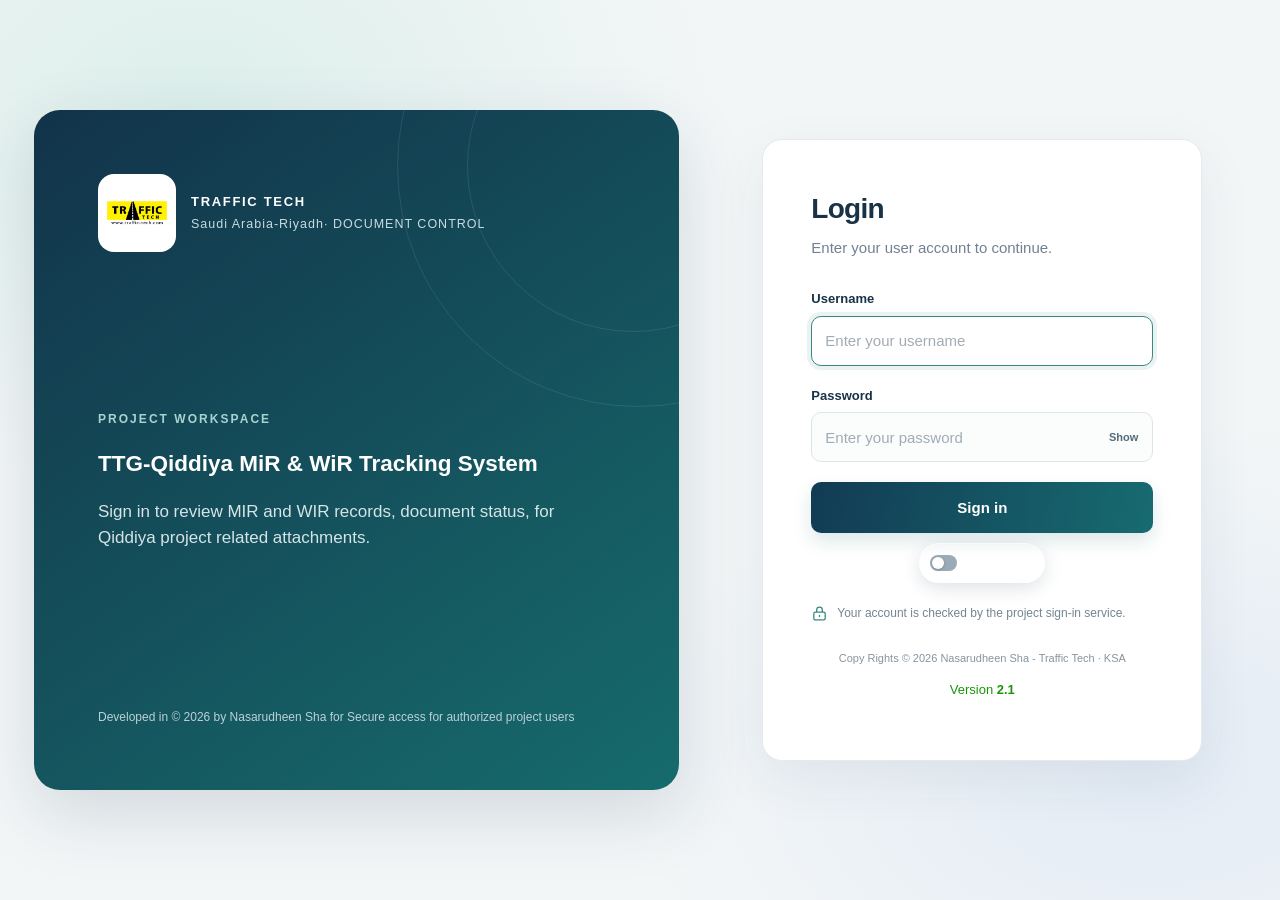
<file: index.html>
<!doctype html>
<html lang="en">
<head>
<meta charset="utf-8">
<meta name="viewport" content="width=device-width, initial-scale=1">
<meta name="color-scheme" content="light">
<title>Traffic Tech | Sign in</title>
<style>
:root{--navy:#12334a;--teal:#155b62;--ink:#183246;--muted:#718092;--line:#dce5e9;--paper:#fff;--red:#9d3443}*{box-sizing:border-box}body{margin:0;min-height:100vh;color:var(--ink);font:15px/1.5 "Segoe UI",Arial,sans-serif;background:radial-gradient(ellipse at 15% 12%,#dcefeb 0,transparent 34%),radial-gradient(ellipse at 90% 85%,#e3ebf5 0,transparent 32%),#f3f6f7}.page{min-height:100vh;display:grid;grid-template-columns:minmax(320px,1.1fr) minmax(360px,.9fr);max-width:1440px;margin:auto;padding:34px;gap:40px;align-items:center}.intro{padding:clamp(20px,5vw,72px);color:white;border-radius:26px;min-height:min(680px,88vh);display:flex;flex-direction:column;justify-content:space-between;background:linear-gradient(145deg,#12334a 0%,#155b62 70%,#167b77 130%);box-shadow:0 24px 70px #12334a25;position:relative;overflow:hidden}.intro:before,.intro:after{content:"";position:absolute;border:1px solid #ffffff18;border-radius:50%;width:480px;height:480px;right:-200px;top:-185px}.intro:after{width:330px;height:330px;right:-120px;top:-110px}.brand{display:flex;align-items:center;gap:15px;position:relative;z-index:1}.brand img{width:78px;height:78px;object-fit:contain;border-radius:16px;background:#fff;padding:8px}.brand strong{display:block;letter-spacing:.13em;font-size:13px}.brand small{color:#c6dcdf;letter-spacing:.08em}.intro-copy{position:relative;z-index:1;max-width:530px;margin:70px 0}.eyebrow{margin:0 0 15px;color:#a9d3d0;font-size:12px;font-weight:700;letter-spacing:.17em;text-transform:uppercase}.intro h1{font-size:clamp(32px,4vw,54px);line-height:1.08;letter-spacing:-.035em;margin:0 0 19px}.intro-copy p:last-child{color:#d5e4e6;font-size:17px;max-width:460px;margin:0}.intro-foot{position:relative;z-index:1;color:#bcd1d5;font-size:12px}.form-side{display:flex;justify-content:center;padding:25px}.login-card{width:min(100%,440px);background:var(--paper);border:1px solid #e4eaed;border-radius:20px;padding:clamp(28px,5vw,48px);box-shadow:0 18px 55px #173b4a12}.mobile-brand{display:none}.form-heading{margin:0 0 7px;font-size:28px;letter-spacing:-.025em}.form-sub{margin:0 0 30px;color:var(--muted)}.field{margin:0 0 20px}.field label{display:block;margin-bottom:7px;font-weight:650;font-size:13px}.input-wrap{position:relative}.field input{width:100%;height:50px;border:1px solid var(--line);border-radius:10px;padding:0 13px;background:#fbfcfc;color:var(--ink);font:inherit;outline:none;transition:border .2s,box-shadow .2s}.field input:focus{border-color:#398883;box-shadow:0 0 0 4px #3988831b;background:white}.field input::placeholder{color:#a1acb5}.password-input{padding-right:62px!important}.show-password{position:absolute;right:8px;top:50%;transform:translateY(-50%);border:0;background:transparent;padding:7px;color:#526b7b;font-family:inherit;font-size:11px;font-weight:600;cursor:pointer}.submit{width:100%;height:51px;border:0;border-radius:10px;background:linear-gradient(100deg,#123b54,#176b70);color:white;font:700 15px "Segoe UI",Arial,sans-serif;cursor:pointer;box-shadow:0 8px 18px #155b6226;transition:transform .15s,box-shadow .15s}.submit:hover{transform:translateY(-1px);box-shadow:0 11px 22px #155b6233}.submit:disabled{opacity:.7;cursor:wait;transform:none}.secure-note{display:flex;gap:9px;align-items:flex-start;margin:21px 0 0;color:#758591;font-size:12px}.secure-note svg{flex:0 0 17px;margin-top:1px;color:#398883}.copyright{margin-top:28px;text-align:center;color:#87949f;font-size:11px}dialog{width:min(390px,calc(100vw - 36px));padding:0;border:1px solid #e6eaed;border-radius:18px;color:var(--ink);box-shadow:0 22px 70px #122a3c38}dialog::backdrop{background:#142c3e80;backdrop-filter:blur(4px)}.popup{padding:29px;text-align:center}.error-icon{width:52px;height:52px;display:grid;place-items:center;margin:0 auto 14px;border-radius:50%;background:#fff0f1;color:var(--red);font-size:25px;font-weight:700}.popup h2{font-size:21px;margin:0 0 8px}.popup p{margin:0 0 22px;color:#6f7c88}.popup button{min-width:112px;height:42px;border:0;border-radius:9px;background:var(--navy);color:white;font:650 13px "Segoe UI",Arial,sans-serif;cursor:pointer}@media(max-width:900px){.page{grid-template-columns:1fr;max-width:560px;padding:20px}.intro{display:none}.form-side{padding:18px 0}.mobile-brand{display:flex;align-items:center;gap:11px;margin:0 0 28px}.mobile-brand img{width:46px;height:46px;object-fit:contain;background:white;border-radius:10px;padding:4px}.mobile-brand b{font-size:12px;letter-spacing:.09em}.mobile-brand small{display:block;color:var(--muted);font-size:11px}.login-card{padding:30px 26px}.copyright{margin-top:22px}}@media(max-width:420px){.page{padding:8px}.form-side{padding:10px 4px}.login-card{padding:27px 21px}.form-heading{font-size:25px}}
</style>
<style>
.submit:hover,.popup button:hover{background:#ffe500;color:#12334a;box-shadow:0 5px 14px #12334a24}.submit:focus-visible,.popup button:focus-visible,.show-password:focus-visible{outline:3px solid #ffe500;outline-offset:3px}
.login-actions{display:flex;align-items:center;gap:11px}.login-actions .submit{width:auto;flex:1}.theme-toggle-login{position:relative;display:inline-flex;align-items:center;justify-content:center;gap:8px;flex:0 0 auto;width:auto;min-width:132px;height:51px;padding:0 12px 0 43px;border:1px solid #d5e0e6;border-radius:10px;background:#f7fafb;color:#274557;font:650 12px "Segoe UI",Arial,sans-serif;box-shadow:none}.theme-toggle-login svg{display:none}.theme-toggle-login:before{content:"";position:absolute;left:10px;top:50%;width:27px;height:16px;transform:translateY(-50%);border-radius:999px;background:#9aabb5;transition:background .18s ease}.theme-toggle-login:after{content:"";position:absolute;left:12px;top:50%;width:12px;height:12px;transform:translateY(-50%);border-radius:50%;background:#fff;box-shadow:0 1px 3px #102e3f40;transition:left .18s ease}.theme-toggle-login[aria-pressed="true"]{border-color:#347d78;background:#e8f4f2;color:#164b50}.theme-toggle-login[aria-pressed="true"]:before{background:#277d76}.theme-toggle-login[aria-pressed="true"]:after{left:23px}.theme-toggle-login:hover{transform:translateY(-1px);border-color:#e0c900;background:#fff9c7;color:#12334a}.theme-toggle-login:focus-visible{outline:3px solid #ffe500;outline-offset:3px}html[data-theme="dark"] .theme-toggle-login{border-color:#526574;background:#263744;color:#e5edf4}html[data-theme="dark"] .theme-toggle-login[aria-pressed="true"]{border-color:#43808b;background:#203f46;color:#c6f0eb}html[data-theme="dark"] .theme-toggle-login:hover{background:#ffe500;color:#192a3a}@media(max-width:380px){.login-actions{gap:7px}.theme-toggle-login{min-width:116px;padding-right:8px;font-size:11px}}
</style>
<style>
.login-actions{display:flex;flex-direction:column;align-items:stretch;gap:10px}
.login-actions .submit{width:100%;flex:none}
.theme-toggle-login{align-self:center;height:40px;min-width:142px;padding-left:43px;border-radius:999px}
</style>
<script>try{document.documentElement.dataset.theme=localStorage.getItem('ttg-theme')==='dark'?'dark':'light'}catch{document.documentElement.dataset.theme='light'}</script>
<link rel="stylesheet" href="shared-ui.css">
</head>
<body>
<main class="page">
  <section class="intro" aria-label="Traffic Tech">
    <div class="brand"><img src="Logo/TR.jpg" alt="Traffic Tech logo"><div><strong>TRAFFIC TECH</strong><small>Saudi Arabia-Riyadh· DOCUMENT CONTROL</small></div></div>
    <div class="intro-copy"><p class="eyebrow">Project workspace</p><h2>TTG-Qiddiya MiR & WiR Tracking System</h2><p>Sign in to review MIR and WIR records, document status, for Qiddiya project related attachments.</p></div>
    <div class="intro-foot">Developed in © 2026 by Nasarudheen Sha for Secure access for authorized project users</div>
  </section>
  <section class="form-side">
    <div class="login-card">
      <div class="mobile-brand"><img src="Logo/TR.jpg" alt=""><div><b>TRAFFIC TECH</b><small>Saudi Arabia-Riyadh· DOCUMENT CONTROL</small></div></div>
      <h2 class="form-heading">Login </h2><p class="form-sub">Enter your user account to continue.</p>
      
      <form id="loginForm" autocomplete="on">
        <div class="field"><label for="username">Username</label><div class="input-wrap"><input id="username" name="username" type="text" autocomplete="username" placeholder="Enter your username" required autofocus></div></div>
        <div class="field"><label for="password">Password</label><div class="input-wrap"><input class="password-input" id="password" name="password" type="password" autocomplete="current-password" placeholder="Enter your password" required><button class="show-password" id="togglePassword" type="button" aria-label="Show password">Show</button></div></div>
        <div class="login-actions">
          <button class="submit" id="submitButton" type="submit">Sign in</button>
          <button id="themeToggle" class="theme-toggle theme-toggle-login" type="button" aria-label="Switch to dark mode" aria-pressed="false" title="Switch to dark mode"></button>
        </div>
      </form>
      <p class="secure-note"><svg viewBox="0 0 24 24" width="17" height="17" fill="none" stroke="currentColor" stroke-width="1.8" aria-hidden="true"><rect x="4" y="10" width="16" height="11" rx="2"/><path d="M8 10V7a4 4 0 0 1 8 0v3"/><path d="M12 14v3"/></svg><span id="signInNote">Your account is checked by the project sign-in service.</span></p>
      <div class="copyright">Copy Rights © 2026 Nasarudheen Sha - Traffic Tech · KSA<p style="color:rgb(26, 149, 10);font-size:small;">Version <strong>2.1</strong></p></div>
    </div>
  </section>
</main>
<dialog id="errorPopup" aria-labelledby="popupTitle"><div class="popup"><div class="error-icon" aria-hidden="true">!</div><h2 id="popupTitle">Sign in unsuccessful</h2><p id="popupMessage">Username or password is incorrect.</p><button id="closePopup" type="button">Try again</button></div></dialog>
<script>
const form=document.getElementById('loginForm'),submitButton=document.getElementById('submitButton'),popup=document.getElementById('errorPopup');
function showError(message){document.getElementById('popupMessage').textContent=message;if(typeof popup.showModal==='function')popup.showModal();else window.alert(message)}
document.getElementById('closePopup').addEventListener('click',()=>{popup.close();document.getElementById('password').focus()});
document.getElementById('togglePassword').addEventListener('click',e=>{const field=document.getElementById('password'),visible=field.type==='password';field.type=visible?'text':'password';e.currentTarget.textContent=visible?'Hide':'Show';e.currentTarget.setAttribute('aria-label',visible?'Hide password':'Show password')});
const isGitHubPages=location.hostname.endsWith('github.io');
if(isGitHubPages)document.getElementById('signInNote').textContent='Sign-in uses the published users.xlsx account list. This static site is a convenience gate, not secure authentication.';
form.addEventListener('submit',async event=>{event.preventDefault();if(location.protocol==='file:'){showError('Open this page with Update TTG Tracker.bat so it can check users.xlsx.');return}submitButton.disabled=true;submitButton.textContent='Checking…';try{const username=document.getElementById('username').value.trim(),password=document.getElementById('password').value;if(isGitHubPages){const response=await fetch('./users.json',{cache:'no-store'});if(!response.ok)throw new Error('The published account list is missing. Add users.xlsx to the GitHub repository and publish again.');const accounts=await response.json(),account=accounts.find(a=>String(a.username||'').trim().toLowerCase()===username.toLowerCase()&&String(a.password??'')===password);if(!account)throw new Error('Username or password is incorrect.');sessionStorage.setItem('ttgSession',JSON.stringify({username:account.username,firstName:account.firstName||'',lastName:account.lastName||'',level:Number(account.level)||3}));location.replace('./home.html');return}const response=await fetch('/login',{method:'POST',headers:{'Content-Type':'application/json'},body:JSON.stringify({username,password})});const result=await response.json();if(!response.ok||!result.ok)throw new Error(result.message||'Username or password is incorrect.');location.replace('/home.html')}catch(error){showError(error.message==='Failed to fetch'?'The sign-in service is unavailable. Start the local editor using Update TTG Tracker.bat and try again.':error.message||'Unable to sign in. Please try again.')}finally{submitButton.disabled=false;submitButton.textContent='Sign in'}});
if(location.protocol==='file:'){const side=document.querySelector('.form-side');side.innerHTML='<div class="login-card" style="text-align:center"><h2 class="form-heading">Opening secure sign-in…</h2><p class="form-sub">Connecting to the local Traffic Tech tracker.</p></div>';const probe=new Image();probe.onload=()=>location.replace('http://127.0.0.1:8767/');probe.onerror=()=>{side.innerHTML='<div class="login-card"><h2 class="form-heading">Start the local editor</h2><p class="form-sub">Double-click <b>Update TTG Tracker.bat</b> in your project folder. The GitHub viewer does not need this local service.</p><a class="submit" href="http://127.0.0.1:8767/" style="display:grid;place-items:center;text-decoration:none">Try the sign-in page</a></div>'};probe.src='http://127.0.0.1:8767/Logo/TR.jpg?check='+Date.now()}
</script>
<script src="shared-ui.js"></script>
</body>
</html>
</file>
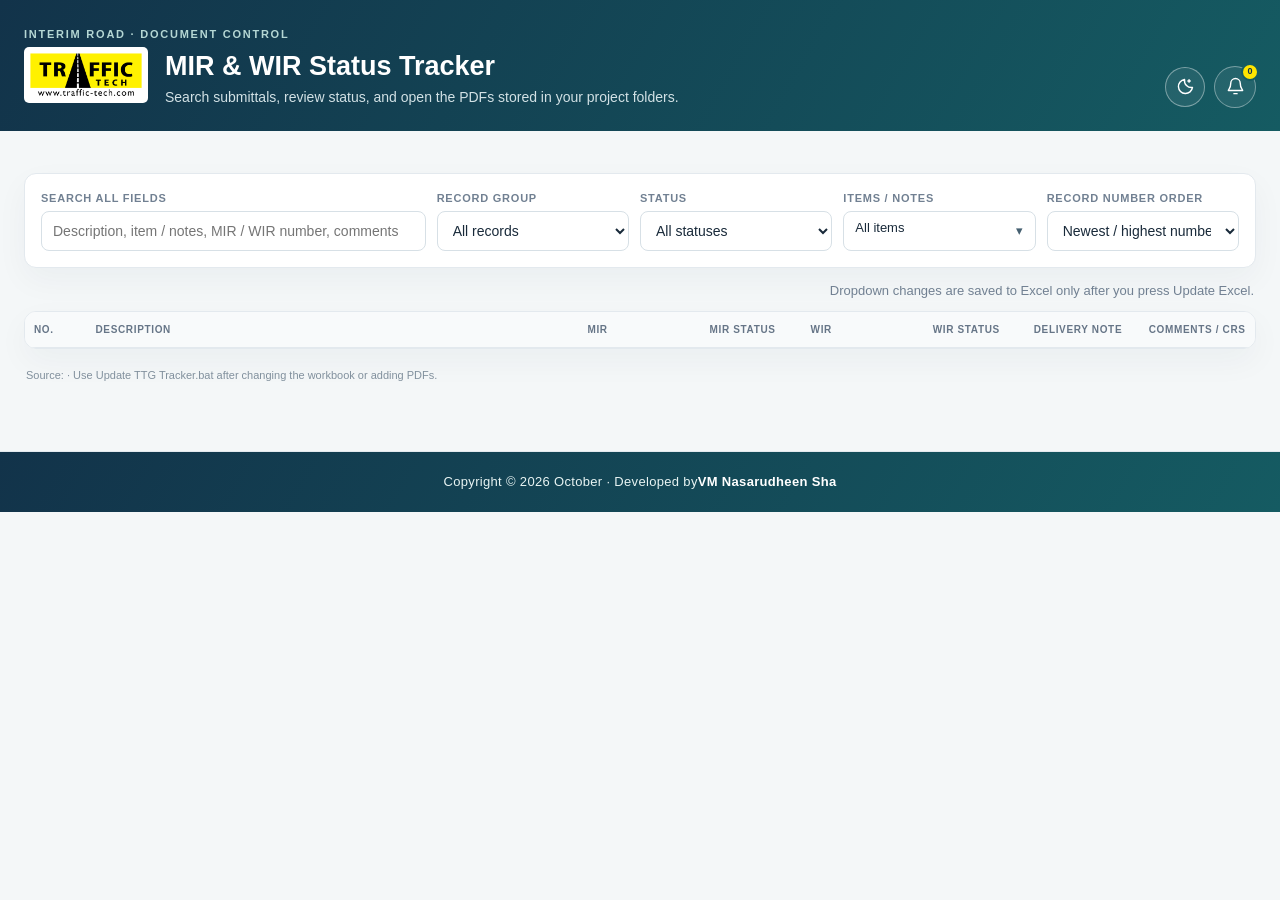
<file: tracker_template.html>
<!doctype html>
<html lang="en">
<head>
<meta charset="utf-8">
<meta name="viewport" content="width=device-width, initial-scale=1">
<title>TTG | MIR &amp; WIR Tracker</title>
<style>
:root{--ink:#192a3a;--muted:#718092;--line:#e3e9ee;--paper:#fff;--canvas:#f4f7f8;--navy:#12334a;--teal:#147c76;--amber:#bb7a22;--red:#b3484c;--green:#347657;--shadow:0 12px 32px #1832470b}*{box-sizing:border-box}body{margin:0;background:var(--canvas);color:var(--ink);font:14px/1.5 "Segoe UI",Arial,sans-serif}.top{background:linear-gradient(120deg,#12334a,#155b62);color:#fff;padding:26px max(calc((100vw - 1500px)/2),24px) 23px}.top-inner{max-width:1500px;margin:auto}.eyebrow{font-size:11px;letter-spacing:.16em;text-transform:uppercase;color:#b5d7d4;font-weight:700}.title-line{display:flex;justify-content:space-between;align-items:flex-end;gap:24px}.title-line h1{font-size:27px;line-height:1.2;margin:7px 0 5px;font-weight:700}.title-line p{margin:0;color:#d2e1e5}.top-actions{display:flex;gap:9px;flex-wrap:wrap}.wrap{max-width:1500px;margin:auto;padding:24px}.btn{border:1px solid #ffffff61;background:#ffffff12;color:white;border-radius:8px;padding:9px 12px;cursor:pointer;font-weight:600}.btn:hover{background:#ffffff22}.btn.light{background:white;color:#274557;border-color:var(--line)}.metrics{display:grid;grid-template-columns:repeat(4,minmax(150px,1fr));gap:14px;margin-bottom:18px}.metric,.panel{background:var(--paper);border:1px solid var(--line);border-radius:12px;box-shadow:var(--shadow)}.metric{padding:17px 18px}.metric label{font-size:11px;font-weight:700;text-transform:uppercase;letter-spacing:.08em;color:var(--muted)}.metric strong{display:block;font-size:26px;margin-top:4px;color:var(--navy)}.controls{padding:16px;display:grid;grid-template-columns:minmax(240px,2fr) repeat(3,minmax(145px,1fr));gap:11px}.field label{display:block;font-size:11px;text-transform:uppercase;letter-spacing:.07em;color:var(--muted);font-weight:700;margin:0 0 5px}.field input,.field select{width:100%;height:40px;border:1px solid #d7e0e6;border-radius:8px;background:#fff;color:var(--ink);padding:0 11px;font:inherit;outline:none}.field input:focus,.field select:focus{border-color:#4d9c96;box-shadow:0 0 0 3px #4d9c961f}.results-bar{display:flex;justify-content:space-between;align-items:center;padding:13px 2px 10px;color:var(--muted);font-size:13px}.results-bar strong{color:var(--ink)}.table-shell{overflow:auto;border-radius:12px}.table{width:100%;border-collapse:collapse;min-width:1150px}.table th{background:#f8fafb;color:#667587;text-align:left;text-transform:uppercase;letter-spacing:.065em;font-size:10px;padding:12px 11px;border-bottom:1px solid var(--line);position:sticky;top:0;z-index:2}.table td{padding:12px 11px;border-bottom:1px solid #edf1f3;vertical-align:top}.table tr:last-child td{border-bottom:0}.table tbody tr:hover{background:#fbfdfd}.desc{font-weight:600;max-width:440px;white-space:pre-line}.sub{font-size:11px;color:var(--muted);margin-top:5px}.num{font-family:Consolas,"Courier New",monospace;font-size:11px;overflow-wrap:anywhere;max-width:235px}.pill{display:inline-block;border-radius:20px;padding:3px 8px;font-size:10px;font-weight:700;background:#edf2f5;color:#4d5d6c;white-space:nowrap}.status-select{min-width:106px;border:1px solid #dbe4e8;border-radius:7px;padding:6px 8px;font:600 11px "Segoe UI",Arial,sans-serif;color:#314759;background:white}.status-select[data-status="Process"]{color:#9b691d;background:#fff8e9;border-color:#efe0bd}.status-select[data-status="Pending"]{color:#a96918;background:#fff5e8;border-color:#efd8b9}.status-select[data-status="Code-A"]{color:#347657;background:#eff8f2;border-color:#d2e9d9}.status-select[data-status="Code-B"]{color:#28647d;background:#eef7fa;border-color:#cde4ec}.status-select[data-status="Rejected"]{color:#a53f45;background:#fff1f1;border-color:#f0d0d0}.links{display:flex;flex-direction:column;gap:6px}.file-link{display:inline-flex;align-items:center;gap:5px;color:#126a70;text-decoration:none;font-size:11px;font-weight:700;max-width:230px;overflow-wrap:anywhere}.file-link:hover{text-decoration:underline}.missing{color:#a7b0b9;font-size:11px}.details summary{color:#426276;cursor:pointer;font-size:11px;font-weight:700;white-space:nowrap}.detail-list{margin:8px 0 0;padding:0;list-style:none;min-width:240px}.detail-list li{padding:5px 0;border-bottom:1px solid #eef2f4;font-size:11px}.detail-list b{color:#748292;display:block;font-size:9px;text-transform:uppercase;letter-spacing:.05em}.attachment-section{margin-top:20px;padding:17px}.section-head{display:flex;justify-content:space-between;align-items:center;gap:15px;margin-bottom:12px}.section-head h2{font-size:16px;margin:0}.section-head span{font-size:12px;color:var(--muted)}.file-grid{display:grid;grid-template-columns:repeat(auto-fill,minmax(250px,1fr));gap:9px}.file-card{border:1px solid var(--line);border-radius:9px;padding:11px;display:flex;justify-content:space-between;align-items:center;gap:10px}.file-card a{color:#155c67;text-decoration:none;font-weight:650;overflow-wrap:anywhere}.file-card small{display:block;color:var(--muted);font-weight:400;margin-top:3px}.empty{padding:36px;text-align:center;color:var(--muted)}.foot{font-size:11px;color:#81909d;padding:18px 2px}.toast{position:fixed;bottom:20px;right:20px;background:#193d50;color:white;padding:10px 14px;border-radius:9px;box-shadow:var(--shadow);display:none}.hide{display:none!important}@media(max-width:850px){.title-line{align-items:flex-start;flex-direction:column}.metrics{grid-template-columns:repeat(2,1fr)}.controls{grid-template-columns:1fr 1fr}.field.search{grid-column:1/-1}.wrap{padding:16px}.top{padding:22px 16px}}@media(max-width:500px){.controls{grid-template-columns:1fr}.field.search{grid-column:auto}.top-actions{width:100%}.btn{flex:1}}
</style>
<style>
.brand{display:flex;align-items:center;gap:17px}.brand-logo{width:124px;height:auto;max-height:80px;object-fit:contain;background:white;border-radius:5px;padding:4px}.brand-copy{min-width:0}.number-link{color:#126a70;text-decoration:underline;text-decoration-color:#94c3bf;text-underline-offset:3px;font-family:Consolas,"Courier New",monospace;font-size:11px;overflow-wrap:anywhere;max-width:220px;display:inline-block}.number-link:hover{color:#0c4d57}.unlinked-number{color:#741f2d;font-family:Consolas,"Courier New",monospace;font-size:11px;overflow-wrap:anywhere;max-width:220px;display:inline-block}.table{min-width:1100px}.btn.save{background:#e4f1ee;color:#124e4b;border-color:#c4e0da;font-weight:700}.btn.save:hover{background:#cce6df}.footer{display:flex;justify-content:center;text-align:center;border-top:1px solid var(--line);margin-top:26px;padding:17px 10px;color:#718092;font-size:12px}@media(max-width:500px){.brand-logo{width:88px}}
.brand{display:flex;align-items:center;gap:17px}.brand-logo{width:124px;height:auto;max-height:80px;object-fit:contain;background:white;border-radius:5px;padding:4px}.brand-copy{min-width:0}.number-link{color:#126a70;text-decoration:underline;text-decoration-color:#94c3bf;text-underline-offset:3px;font-family:Consolas,"Courier New",monospace;font-size:11px;overflow-wrap:anywhere;max-width:220px;display:inline-block}.number-link:hover{color:#0c4d57}.unlinked-number{color:#741f2d;font-family:Consolas,"Courier New",monospace;font-size:11px;overflow-wrap:anywhere;max-width:220px;display:inline-block}.table{min-width:900px}.btn.save{background:#e4f1ee;color:#124e4b;border-color:#c4e0da;font-weight:700}.btn.save:hover{background:#cce6df}.controls{grid-template-columns:minmax(260px,2fr) repeat(2,minmax(180px,1fr))}.status-select[data-status="Code-A"]{color:white;background:#17613a;border-color:#17613a}.status-select[data-status="Code-B"]{color:#28653d;background:#e4f4e6;border-color:#c8e6cc}.status-select[data-status="Process"]{color:#9d5600;background:#fff0d9;border-color:#f4d5a8}.status-select[data-status="With Consultant"],.status-select[data-status="with Doc Controller"]{color:#185c78;background:#e4f3fb;border-color:#c5e3f2}.status-select[data-status="ITP Need"]{color:white;background:#762238;border-color:#762238}.status-select[data-status="Just Created"]{color:#735700;background:#fff4b8;border-color:#f0df80}.status-select[data-status="No Updates"]{color:#5e3c96;background:#eee6ff;border-color:#d8c8fb}.status-select[data-status="Not Submitted"]{color:#52606d;background:#eef1f4;border-color:#dbe1e6}.footer{display:flex;justify-content:center;text-align:center;margin-top:26px;padding:20px 12px;background:linear-gradient(120deg,#12334a,#155b62);color:#e8f4f3;font-size:13px;letter-spacing:.025em}.footer b{color:#fff;font-weight:800}.scroll-top{position:fixed;right:22px;bottom:22px;z-index:15;width:46px;height:46px;border:0;border-radius:50%;background:#145a62;color:#fff;font-size:25px;line-height:1;box-shadow:0 5px 18px #18324735;cursor:pointer;transition:transform .2s,background .2s}.scroll-top:hover{background:#0f4651;transform:translateY(-2px)}@media(max-width:500px){.brand-logo{width:88px}.scroll-top{right:15px;bottom:15px}}
</style>
<style>
.table{min-width:1220px;table-layout:auto}.table th,.table td{padding:10px 9px}.table th:nth-child(1){width:62px}.table th:nth-child(2){min-width:300px;width:31%}.table th:nth-child(3){width:104px}.table th:nth-child(4),.table th:nth-child(6){width:124px}.table th:nth-child(5),.table th:nth-child(7){width:102px}.table th:nth-child(8),.table th:nth-child(9){width:116px}.desc{max-width:390px;white-space:pre-line;cursor:help}.number-link,.unlinked-number{max-width:100px;white-space:nowrap;overflow:hidden;text-overflow:ellipsis;font-size:11px}.unlinked-number{color:#741f2d}.item-chip{display:inline-block;max-width:110px;overflow:hidden;text-overflow:ellipsis;white-space:nowrap;border-radius:14px;padding:3px 8px;background:#eef3f6;color:#516578;font:600 10px/1.4 "Segoe UI",Arial,sans-serif;cursor:help}.cell-link{display:inline-block;max-width:110px;overflow:hidden;text-overflow:ellipsis;white-space:nowrap;color:#126a70;font-size:11px;font-weight:700;text-decoration:underline;text-underline-offset:2px}.cell-unlinked{display:inline-block;max-width:110px;overflow:hidden;text-overflow:ellipsis;white-space:nowrap;color:#741f2d;font-size:11px}.pagination{display:flex;justify-content:center;align-items:center;flex-wrap:wrap;gap:6px;padding:14px;border-top:1px solid var(--line)}.page-btn{min-width:36px;height:36px;padding:0 10px;border:1px solid #d7e0e6;border-radius:8px;background:#fff;color:#355064;font:600 12px "Segoe UI",Arial,sans-serif;cursor:pointer}.page-btn:hover:not(:disabled){border-color:#77aaa5;background:#f0f8f7}.page-btn[aria-current="page"]{background:#145a62;color:#fff;border-color:#145a62}.page-btn:disabled{opacity:.45;cursor:default}.page-ellipsis{padding:0 3px;color:var(--muted)}
.controls{grid-template-columns:minmax(260px,2fr) repeat(3,minmax(150px,1fr));align-items:end}.table{min-width:1120px}.table th:nth-child(1){width:62px}.table th:nth-child(2){min-width:340px;width:40%}.table th:nth-child(3),.table th:nth-child(5){width:124px}.table th:nth-child(4),.table th:nth-child(6){width:102px}.table th:nth-child(7),.table th:nth-child(8){width:116px}.desc{font:inherit;font-weight:400;line-height:1.5;max-width:480px;white-space:pre-line;cursor:help}.item-dropdown{position:relative}.item-dropdown>summary{list-style:none;position:relative;width:100%;min-height:40px;border:1px solid #d7e0e6;border-radius:8px;background:#fff;color:var(--ink);padding:7px 34px 7px 11px;font:13px/1.35 "Segoe UI",Arial,sans-serif;cursor:pointer;overflow-wrap:anywhere}.item-dropdown>summary::-webkit-details-marker{display:none}.item-dropdown>summary:after{content:"▾";position:absolute;right:12px;top:50%;transform:translateY(-50%);color:#466071}.item-dropdown[open]>summary{border-color:#4d9c96;box-shadow:0 0 0 3px #4d9c961f}.item-options{position:absolute;top:calc(100% + 5px);left:0;z-index:10;width:max-content;min-width:100%;max-width:min(390px,80vw);max-height:260px;overflow:auto;padding:5px;border:1px solid var(--line);border-radius:9px;background:white;box-shadow:0 10px 26px #18324724}.item-option{display:block;width:100%;padding:8px 9px;border:0;border-radius:6px;background:transparent;color:var(--ink);font:13px/1.35 "Segoe UI",Arial,sans-serif;text-align:left;white-space:normal;overflow-wrap:anywhere;cursor:pointer}.item-option:hover,.item-option[aria-selected="true"]{background:#edf6f5;color:#145a62}.item-option+.item-option{margin-top:2px}
</style>
<style>
.password-dialog{width:min(430px,calc(100vw - 30px));padding:0;border:1px solid #e1e8eb;border-radius:17px;color:var(--ink);box-shadow:0 24px 70px #102e3f40}.password-dialog::backdrop{background:#102a3e80;backdrop-filter:blur(3px)}.password-form{padding:28px}.password-form h2{margin:0 0 5px;font-size:22px}.password-intro{margin:0 0 20px;color:var(--muted);font-size:13px}.password-form label{display:block;margin:0 0 13px;font-size:12px;font-weight:650;color:#43596a}.password-form input{display:block;width:100%;height:42px;margin-top:5px;padding:0 11px;border:1px solid var(--line);border-radius:8px;font:14px "Segoe UI",Arial,sans-serif;color:var(--ink)}.password-form input:focus{outline:0;border-color:#398883;box-shadow:0 0 0 3px #3988831b}.password-error{min-height:18px;margin:4px 0 10px;color:#a33d49;font-size:12px}.password-actions{display:flex;justify-content:flex-end;gap:9px;margin-top:4px}.dialog-secondary,.dialog-primary{height:40px;padding:0 14px;border:1px solid #d8e2e6;border-radius:8px;background:#fff;color:#334f60;font:650 12px "Segoe UI",Arial,sans-serif;cursor:pointer}.dialog-primary{border-color:#155b62;background:#155b62;color:#fff}.dialog-primary:disabled{opacity:.65;cursor:wait}
</style>
<style>.status-view{display:inline-block;cursor:default}.top-actions{align-items:center}.signed-user{display:flex;align-items:center;gap:9px;margin-right:4px;color:#e4f0f1}.signed-avatar{width:34px;height:34px;display:grid;place-items:center;flex:0 0 34px;border:1px solid #ffffff55;border-radius:50%;background:#ffffff18;color:#fff;font-size:11px;font-weight:750;letter-spacing:.03em}.signed-copy{display:grid;gap:1px;line-height:1.3}.signed-copy b{color:#fff;font-size:12px;font-weight:650}.signed-copy small{color:#c9dfe1;font-size:10px}.btn{transition:background-color .16s ease,border-color .16s ease,box-shadow .16s ease,transform .16s ease}.btn:hover{border-color:#ffffffa8;box-shadow:0 3px 10px #071f2a26;transform:translateY(-1px)}.btn.light:hover,.btn.save:hover{box-shadow:0 3px 10px #173b4a17}.btn:focus-visible,.field input:focus-visible,.field select:focus-visible,.item-dropdown>summary:focus-visible,.item-option:focus-visible,.page-btn:focus-visible,.scroll-top:focus-visible{outline:3px solid #82c9c1;outline-offset:2px}.field input,.field select{transition:border-color .16s ease,box-shadow .16s ease}.field input:hover,.field select:hover{border-color:#b8ccd4}.status-select{transition:border-color .16s ease,box-shadow .16s ease,filter .16s ease}.status-select:hover{filter:brightness(.98)}.page-btn{transition:background-color .16s ease,border-color .16s ease,transform .16s ease}.page-btn:hover:not(:disabled){transform:translateY(-1px)}.scroll-top{transition:box-shadow .16s ease}.scroll-top:hover{box-shadow:0 7px 20px #18324740}@media(max-width:500px){.signed-user{flex:1 0 100%;margin:0 0 4px}.top-actions{align-items:stretch}}</style>
<style>
.signed-copy{gap:0}.signed-copy b{font-size:13px}.signed-copy small{display:none}.role-label{display:inline-flex;align-items:center;white-space:nowrap;padding:4px 8px;border:1px solid #ffffff58;border-radius:6px;background:#ffffff12;color:#edf5f4;font-size:10px;font-weight:700;letter-spacing:.035em}.btn:hover,.btn.light:hover,.btn.save:hover{background:#ffe500!important;border-color:#e0c900!important;color:#12334a!important;box-shadow:0 3px 10px #173b4a20;transform:translateY(-1px)}.page-btn:hover:not(:disabled){background:#fff3a1;border-color:#e0c900;color:#12334a;transform:translateY(-1px)}.scroll-top:hover{background:#ffe500;color:#12334a}.item-option:hover{background:#fff8c9;border-color:#ead400}.dialog-primary:hover,.dialog-secondary:hover{background:#ffe500!important;border-color:#e0c900!important;color:#12334a!important}.status-select:hover{border-color:#d8c500;box-shadow:0 0 0 2px #ffe50035}
</style>
<style>
.controls{grid-template-columns:minmax(240px,2fr) repeat(4,minmax(145px,1fr))}.notification-panel{position:relative;align-self:center}.notification-panel>summary{list-style:none;display:flex;align-items:center;gap:7px;border:1px solid #ffffff61;border-radius:8px;background:#ffffff12;color:#fff;padding:8px 11px;font-size:12px;font-weight:650;cursor:pointer;white-space:nowrap}.notification-panel>summary::-webkit-details-marker{display:none}.notification-panel>summary:hover{background:#ffe500;border-color:#e0c900;color:#12334a}.notification-count{display:inline-grid;place-items:center;min-width:19px;height:19px;padding:0 5px;border-radius:10px;background:#ffe500;color:#12334a;font-size:10px;font-weight:800}.notification-popover{position:absolute;right:0;top:calc(100% + 8px);z-index:30;width:min(360px,calc(100vw - 30px));padding:14px;border:1px solid var(--line);border-radius:11px;background:#fff;color:var(--ink);box-shadow:0 16px 38px #102e3f30}.notification-popover>strong{display:block;margin:0 0 8px;font-size:12px;color:#395467}.notification-items{display:grid;gap:5px}.notification-item{display:block;padding:8px;border:1px solid #edf1f3;border-radius:7px;color:#126a70;text-decoration:none;overflow:hidden}.notification-item:hover{background:#fffbe0;border-color:#ead400}.notification-file{display:block;overflow:hidden;text-overflow:ellipsis;white-space:nowrap;font-size:11px;font-weight:700}.notification-meta{display:block;margin-top:2px;color:var(--muted);font-size:10px}.notification-empty{padding:8px;color:var(--muted);font-size:12px}@media(max-width:850px){.controls{grid-template-columns:1fr 1fr}.field.search{grid-column:1/-1}}@media(max-width:500px){.notification-panel{order:0}.notification-popover{right:auto;left:0}}
</style>
<style>
.top-actions{align-items:center;gap:9px}.notification-panel>summary{position:relative;width:42px;height:42px;padding:0;justify-content:center;border-radius:50%;font-size:0}.notification-panel>summary svg{width:19px;height:19px;fill:none;stroke:currentColor;stroke-width:1.8;stroke-linecap:round;stroke-linejoin:round}.notification-count{position:absolute;top:-4px;right:-4px;min-width:18px;height:18px;padding:0 4px;border:2px solid #155b62;border-radius:50%;font-size:9px}.nav-dropdown{position:relative;align-self:center}.nav-dropdown>summary{list-style:none;display:flex;align-items:center;gap:9px;border:1px solid #ffffff61;border-radius:8px;background:#ffffff12;color:white;padding:9px 11px;font-size:12px;font-weight:650;cursor:pointer;white-space:nowrap}.nav-dropdown>summary::-webkit-details-marker{display:none}.nav-dropdown>summary:hover{background:#ffe500;border-color:#e0c900;color:#12334a}.nav-dropdown>summary #signedName{max-width:145px;overflow:hidden;text-overflow:ellipsis}.nav-dropdown .role-label{font-size:10px}.nav-popover{position:absolute;right:0;top:calc(100% + 8px);z-index:31;min-width:205px;padding:6px;border:1px solid var(--line);border-radius:10px;background:#fff;color:var(--ink);box-shadow:0 16px 38px #102e3f30}.nav-popover a,.nav-popover button{display:block;width:100%;padding:9px 10px;border:0;border-radius:6px;background:transparent;color:#274557;text-align:left;text-decoration:none;font:600 12px "Segoe UI",Arial,sans-serif;cursor:pointer}.nav-popover a:hover,.nav-popover button:hover{background:#fff3a1;color:#12334a}.account-heading{padding:8px 10px 9px;border-bottom:1px solid var(--line);color:var(--muted);font-size:10px}.account-heading strong,.account-heading span{display:block;color:var(--ink);font-size:12px}.account-heading span{margin-top:2px;color:var(--muted);font-size:10px}.btn.save{white-space:nowrap}
</style>
<script>try{document.documentElement.dataset.theme=localStorage.getItem('ttg-theme')==='dark'?'dark':'light'}catch{document.documentElement.dataset.theme='light'}</script>
<link rel="stylesheet" href="shared-ui.css">
</head>
<body>
<header class="top"><div class="top-inner"><div class="eyebrow">Interim Road · Document Control</div><div class="title-line"><div class="brand"><img class="brand-logo" src="Logo/TR.jpg" alt="Traffic Tech logo"><div class="brand-copy"><h1>MIR &amp; WIR Status Tracker</h1><p>Search submittals, review status, and open the PDFs stored in your project folders.</p></div></div><div class="top-actions"><details class="notification-panel" id="notificationPanel"><summary aria-label="Notifications" title="Notifications"><svg viewBox="0 0 24 24" aria-hidden="true"><path d="M18 8a6 6 0 0 0-12 0c0 7-3 7-3 9h18c0-2-3-2-3-9M10 21h4"/></svg><span class="notification-count" id="notificationCount">0</span></summary><div class="notification-popover"><strong>Latest 3 uploaded files</strong><div class="notification-items" id="notificationItems"><span class="notification-empty">No uploaded files found.</span></div></div></details><details class="nav-dropdown admin-dropdown hide" id="adminMenu"><summary>Admin tools <span>▾</span></summary><div class="nav-popover"><a href="add_record.html">Add record</a><a href="recordlist.html">Manage records</a><a href="register.html">Register user</a><a href="userlist.html">Manage users</a></div></details><button class="btn save hide" id="saveExcelBtn">Update Excel <span id="pendingCount"></span></button><details class="nav-dropdown account-dropdown hide" id="accountMenu"><summary><span id="signedName"></span><span class="role-label" id="signedLevel"></span><span class="chevron">▾</span></summary><div class="nav-popover account-popover"><div class="account-heading">Signed in as <strong id="menuSignedName"></strong><span id="menuSignedLevel"></span></div><button id="changePasswordBtn" type="button">Change password</button><button id="logoutBtn" type="button">Sign out</button></div></details></div></div></div></header>
<main class="wrap">
<section class="metrics" id="metrics"></section>
<section class="panel controls" aria-label="Search and filters">
<div class="field search"><label for="search">Search all fields</label><input id="search" type="search" placeholder="Description, item / notes, MIR / WIR number, comments…"></div>
<div class="field"><label for="kind">Record group</label><select id="kind"><option value="">All records</option><option value="pdf-available">PDF Available</option><option value="pdf-not-available">PDF Not Available</option><option value="none">None</option><option value="numbered-mir">Numbered MIR</option></select></div>
<div class="field"><label for="statusFilter">Status</label><select id="statusFilter"><option value="">All statuses</option><option>Just Created</option><option>Not Submitted</option><option>ITP Need</option><option>With Consultant</option><option>No Updates</option><option>Process</option><option>Code-A</option><option>Code-B</option><option>with Doc Controller</option></select></div>
<div class="field"><label for="itemFilterSummary">Items / Notes</label><details id="itemFilter" class="item-dropdown"><summary id="itemFilterSummary">All items</summary><div id="itemFilterOptions" class="item-options" role="listbox" aria-label="Filter by item or note"></div></details></div>
<div class="field"><label for="numberOrder">Record number order</label><select id="numberOrder"><option value="desc">Newest / highest number first</option><option value="asc">Oldest / lowest number first</option></select></div>
</section>
<div class="results-bar"><span id="resultCount"></span><span id="savedNote">Dropdown changes are saved to Excel only after you press Update Excel.</span></div>
<section class="panel table-shell" id="tableShell"><table class="table"><thead><tr><th>No.</th><th>Description</th><th>MIR</th><th>MIR status</th><th>WIR</th><th>WIR status</th><th>Delivery note</th><th>Comments / CRS</th></tr></thead><tbody id="rows"></tbody></table><div id="empty" class="empty hide">No records match those filters.</div><nav id="pagination" class="pagination hide" aria-label="Record pages"></nav></section>
<div class="foot">Source: <span id="sourceName"></span> · Use Update TTG Tracker.bat after changing the workbook or adding PDFs.</div>
</main><footer class="footer">Copyright © 2026 October · Developed by <b>VM Nasarudheen Sha</b></footer><button id="scrollTopBtn" class="scroll-top hide" type="button" aria-label="Scroll to top" title="Back to top">↑</button><div class="toast" id="toast"></div>
<script>
const DATA=__TRACKER_DATA__;
const USER_NAMES=__USER_NAMES__;
let CURRENT_LEVEL=3;
const choices=['Just Created','Not Submitted','ITP Need','With Consultant','No Updates','Process','Code-A','Code-B','with Doc Controller'];
const PAGE_SIZE=10;
let drafts={};
let currentPage=1;
let selectedItem='';
const esc=s=>String(s??'').replace(/[&<>"']/g,c=>({'&':'&amp;','<':'&lt;','>':'&gt;','"':'&quot;',"'":'&#39;'}[c]));
function getStatus(rec,field){return drafts[rec.key+'|'+field]||rec[field]||'Process'}
function selectHtml(rec,field){const v=getStatus(rec,field);if(CURRENT_LEVEL>2)return `<span class="status-select status-view" data-status="${esc(v)}" title="View-only access">${esc(v)}</span>`;return `<select class="status-select" data-key="${esc(rec.key)}" data-field="${field}" data-status="${esc(v)}" aria-label="${field==='mirStatus'?'MIR':'WIR'} status for ${esc(rec.number||rec.mir||rec.wir)}">${choices.map(c=>`<option${v===c?' selected':''}>${c}</option>`).join('')}</select>`}
function metricHtml(){const mir=DATA.attachments.MIR.length,wir=DATA.attachments.WIR.length;const process=DATA.records.filter(r=>getStatus(r,'status')==='Process'||getStatus(r,'mirStatus')==='Process'||getStatus(r,'wirStatus')==='Process').length;document.getElementById('metrics').innerHTML=[['Records',DATA.records.length],['MIR PDFs',mir],['WIR PDFs',wir],['Process / action',process]].map(([l,v])=>`<div class="metric"><label>${l}</label><strong>${v}</strong></div>`).join('')}
function shortRef(value,kind){if(!value)return '';const base=String(value).replace(/(?:[_ -]+Rev\d+|_\d{14})$/i,'');const match=base.match(new RegExp(`-${kind}-ITS-\\d+-RO\\d+-(\\d+)$`,'i'));return match?`${kind}-ITS-${match[1].slice(-4).padStart(4,'0')}`:base}
function linkedNumber(rec,kind,value){const found=rec.files.find(f=>f.kind===kind),short=shortRef(value,kind)||found?.name||'';if(!value&&!found)return '<span class="missing">—</span>';return found?`<a class="number-link" href="${esc(found.path)}" target="_blank" rel="noopener" title="${esc(value||found.name)} · Open PDF">${esc(short)}</a>`:`<span class="unlinked-number" title="${esc(value)} · No matching ${kind} PDF was found">${esc(short)}</span>`}
function linkedCell(value,file,label){if(!value&&!file)return '<span class="missing">—</span>';return file?`<a class="cell-link" href="${esc(file.path)}" target="_blank" rel="noopener" title="Open ${esc(file.name)}">${esc(value||file.name)}</a>`:`<span class="cell-unlinked" title="No matching file found in ${esc(label)}">${esc(value)}</span>`}
function sortedByNumber(records){const direction=document.getElementById('numberOrder').value==='asc'?1:-1;return [...records].sort((a,b)=>{const x=Number.parseFloat(a.number),y=Number.parseFloat(b.number);if(Number.isFinite(x)&&Number.isFinite(y))return (x-y)*direction;return String(a.number||'').localeCompare(String(b.number||''),undefined,{numeric:true,sensitivity:'base'})*direction})}
function notificationName(file,kind){const stem=String(file.name||'').replace(/\.[^.]+$/,'');const match=stem.match(/-(MIR|WIR)-ITS-\d+-RO\d+-(\d+)$/i);return match?`${match[1].toUpperCase()}-ITS-${match[2].slice(-4).padStart(4,'0')}${file.name.slice(stem.length)}`:file.name}
function renderNotifications(){const groups=DATA.attachments||{},items=Object.entries(groups).flatMap(([kind,files])=>(files||[]).map(file=>({...file,kind}))).sort((a,b)=>Number(b.modified||0)-Number(a.modified||0)||String(a.name).localeCompare(String(b.name),undefined,{numeric:true,sensitivity:'base'})).slice(0,3);document.getElementById('notificationCount').textContent=String(items.length);document.getElementById('notificationItems').innerHTML=items.length?items.map(file=>{const date=Number(file.modified)?new Date(Number(file.modified)*1000).toLocaleDateString():'Date unavailable';return `<a class="notification-item" href="${esc(file.path)}" target="_blank" rel="noopener" title="${esc(file.name)}"><span class="notification-file">${esc(notificationName(file,file.kind))}</span><span class="notification-meta">${esc(file.kind)} · ${date}</span></a>`}).join(''):'<span class="notification-empty">No uploaded files found.</span>'}
function setupItemFilter(){const values=[...new Set(DATA.records.map(r=>r.item).filter(Boolean))].sort((a,b)=>a.localeCompare(b,undefined,{numeric:true,sensitivity:'base'}));const hasEmpty=DATA.records.some(r=>!r.item);const options=[['','All items'],...values.map(v=>[v,v]),...(hasEmpty?[['__no_item__','No item / notes']]:[])];document.getElementById('itemFilterSummary').textContent=options.find(([v])=>v===selectedItem)?.[1]||'All items';document.getElementById('itemFilterOptions').innerHTML=options.map(([value,label])=>`<button type="button" class="item-option" role="option" aria-selected="${selectedItem===value}" data-item="${esc(value)}" title="${esc(label)}">${esc(label)}</button>`).join('')}
function filteredRecords(){const q=document.getElementById('search').value.trim().toLowerCase(),kind=document.getElementById('kind').value,st=document.getElementById('statusFilter').value;return DATA.records.filter(r=>{const bag=[r.sheet,r.kind,r.number,r.description,r.item,r.mir,shortRef(r.mir,'MIR'),r.wir,shortRef(r.wir,'WIR'),r.delivery,r.comments,r.status,r.sourceStatus,...r.extra.flat(),...r.files.map(f=>f.name),r.deliveryFile?.name,r.commentFile?.name].join(' ').toLowerCase();const matchesStatus=st===''||getStatus(r,'status')===st||getStatus(r,'mirStatus')===st||getStatus(r,'wirStatus')===st;const hasPdf=r.files.length>0;const groupMatch=!kind||(kind==='pdf-available'?hasPdf:kind==='pdf-not-available'?!hasPdf:kind==='none'?(!r.mir&&!r.wir):kind==='numbered-mir'?!!r.mir:false);const itemMatch=!selectedItem||(selectedItem==='__no_item__'?!r.item:r.item===selectedItem);return (!q||bag.includes(q))&&groupMatch&&matchesStatus&&itemMatch})}
function pageNumbers(total){if(total<=6)return Array.from({length:total},(_,i)=>i+1);if(currentPage<=3)return [1,2,3,'…',total];if(currentPage>=total-2)return [1,'…',total-2,total-1,total];return [1,'…',currentPage-1,currentPage,currentPage+1,'…',total]}
function paginationHtml(total){const nav=document.getElementById('pagination');if(total<=PAGE_SIZE){nav.classList.add('hide');nav.innerHTML='';return}const pages=Math.ceil(total/PAGE_SIZE);nav.classList.remove('hide');nav.innerHTML=`<button class="page-btn" data-page="1" aria-label="First page" ${currentPage===1?'disabled':''}>First</button><button class="page-btn" data-page="${currentPage-1}" aria-label="Previous page" ${currentPage===1?'disabled':''}>Previous</button>${pageNumbers(pages).map(p=>p==='…'?'<span class="page-ellipsis">…</span>':`<button class="page-btn" data-page="${p}" aria-label="Page ${p}" ${p===currentPage?'aria-current="page"':''}>${p}</button>`).join('')}<button class="page-btn" data-page="${currentPage+1}" aria-label="Next page" ${currentPage===pages?'disabled':''}>Next</button><button class="page-btn" data-page="${pages}" aria-label="Last page" ${currentPage===pages?'disabled':''}>Last</button>`}
function rowsHtml(){const filtered=sortedByNumber(filteredRecords()),pages=Math.max(1,Math.ceil(filtered.length/PAGE_SIZE));currentPage=Math.min(currentPage,pages);const start=(currentPage-1)*PAGE_SIZE,slice=filtered.slice(start,start+PAGE_SIZE);const first=filtered.length?start+1:0,last=Math.min(start+PAGE_SIZE,filtered.length);document.getElementById('resultCount').innerHTML=`Showing <strong>${first}–${last}</strong> of <strong>${filtered.length}</strong> matching records · ${DATA.records.length} total`;
document.getElementById('empty').classList.toggle('hide',filtered.length>0);
document.getElementById('rows').innerHTML=slice.map(r=>{const mirCell=linkedNumber(r,'MIR',r.mir),wirCell=linkedNumber(r,'WIR',r.wir);return `<tr><td><span class="pill">${esc(r.number||'—')}</span></td><td><div class="desc" title="${r.item?`Item: ${esc(r.item)}`:'Description from workbook'}">${esc(r.description||'(No description in workbook)')}</div></td><td>${mirCell}</td><td>${selectHtml(r,'mirStatus')}</td><td>${wirCell}</td><td>${selectHtml(r,'wirStatus')}</td><td>${linkedCell(r.delivery,r.deliveryFile,'Delivery Notes')}</td><td>${linkedCell(r.comments,r.commentFile,'CRS')}</td></tr>`}).join('');paginationHtml(filtered.length)}
function render(resetPage=false){if(resetPage)currentPage=1;metricHtml();renderNotifications();rowsHtml();const n=Object.keys(drafts).length;const btn=document.getElementById('saveExcelBtn');btn.classList.toggle('hide',n===0||CURRENT_LEVEL>2);document.getElementById('pendingCount').textContent=n?`(${n})`:''}
const passwordDialog=document.createElement('dialog');passwordDialog.className='password-dialog';passwordDialog.innerHTML=`<form id="changePasswordForm" class="password-form"><h2>Change password</h2><p class="password-intro">Choose a new password for your account.</p><label>Current password<input name="currentPassword" type="password" autocomplete="current-password" required></label><label>New password<input name="newPassword" type="password" autocomplete="new-password" minlength="8" required></label><label>Confirm new password<input name="confirmPassword" type="password" autocomplete="new-password" minlength="8" required></label><p id="passwordError" class="password-error" role="alert"></p><div class="password-actions"><button id="cancelPassword" class="dialog-secondary" type="button">Cancel</button><button id="submitPassword" class="dialog-primary" type="submit">Save password</button></div></form>`;document.body.append(passwordDialog);
document.getElementById('changePasswordBtn').addEventListener('click',()=>{document.getElementById('accountMenu').open=false;passwordDialog.showModal()});
const loginPage=()=>location.protocol==='file:'?'http://127.0.0.1:8767/':'/index.html';document.getElementById('logoutBtn').addEventListener('click',async()=>{try{await fetch('/logout',{method:'POST',cache:'no-store'})}finally{location.replace(loginPage())}});
document.getElementById('cancelPassword').addEventListener('click',()=>{passwordDialog.close();document.getElementById('changePasswordForm').reset();document.getElementById('passwordError').textContent=''});
passwordDialog.addEventListener('click',event=>{if(event.target===passwordDialog)passwordDialog.close()});
document.getElementById('changePasswordForm').addEventListener('submit',async event=>{event.preventDefault();const form=event.currentTarget,button=document.getElementById('submitPassword'),error=document.getElementById('passwordError'),fields=new FormData(form);button.disabled=true;button.textContent='Saving…';error.textContent='';try{const response=await fetch('/change-password',{method:'POST',headers:{'Content-Type':'application/json'},body:JSON.stringify({currentPassword:fields.get('currentPassword'),newPassword:fields.get('newPassword'),confirmPassword:fields.get('confirmPassword')})});const result=await response.json();if(!response.ok||!result.ok)throw new Error(result.message||'The password could not be changed.');passwordDialog.close();form.reset();notify('Password changed successfully.')}catch(err){error.textContent=err.message==='Failed to fetch'?'The password service is unavailable. Please try again.':err.message||'The password could not be changed.'}finally{button.disabled=false;button.textContent='Save password'}});
['search','kind','statusFilter','numberOrder'].forEach(id=>document.getElementById(id).addEventListener(id==='search'?'input':'change',()=>render(true)));
setupItemFilter();document.getElementById('itemFilterOptions').addEventListener('click',e=>{const option=e.target.closest('[data-item]');if(!option)return;selectedItem=option.dataset.item;document.getElementById('itemFilter').open=false;setupItemFilter();render(true)});
const topButton=document.getElementById('scrollTopBtn');window.addEventListener('scroll',()=>topButton.classList.toggle('hide',window.scrollY<250),{passive:true});topButton.addEventListener('click',()=>window.scrollTo({top:0,behavior:'smooth'}));
document.getElementById('pagination').addEventListener('click',e=>{const btn=e.target.closest('[data-page]');if(!btn||btn.disabled)return;currentPage=Number(btn.dataset.page);rowsHtml();document.getElementById('tableShell').scrollIntoView({behavior:'smooth',block:'start'})});
document.getElementById('rows').addEventListener('change',e=>{const el=e.target;if(!el.matches('.status-select')||CURRENT_LEVEL>2)return;const rec=DATA.records.find(r=>r.key===el.dataset.key),field=el.dataset.field,key=el.dataset.key+'|'+field;if(rec&&el.value===rec[field])delete drafts[key];else drafts[key]=el.value;render();if(Object.keys(drafts).length)notify('Change staged. Press Update Excel to save it.')});
function notify(msg){const t=document.getElementById('toast');t.textContent=msg;t.style.display='block';clearTimeout(notify.timer);notify.timer=setTimeout(()=>t.style.display='none',2300)}
document.getElementById('saveExcelBtn').addEventListener('click',async()=>{const btn=document.getElementById('saveExcelBtn');const changes=Object.entries(drafts).map(([k,status])=>{const split=k.lastIndexOf('|');return {key:k.slice(0,split),field:k.slice(split+1),status}});if(!changes.length||CURRENT_LEVEL>2)return;btn.disabled=true;btn.textContent='Saving…';try{const response=await fetch('/update',{method:'POST',headers:{'Content-Type':'application/json'},body:JSON.stringify({changes})});const result=await response.json();if(!response.ok)throw new Error(result.error||'Could not update the workbook.');for(const change of changes){const rec=DATA.records.find(r=>r.key===change.key);if(rec)rec[change.field]=change.status}drafts={};render();notify(`Saved ${result.saved} status change${result.saved===1?'':'s'} to Excel.`)}catch(err){notify(err.message||'Could not update the workbook.')}finally{btn.disabled=false;btn.innerHTML='Update Excel <span id="pendingCount"></span>';render()}});
async function loadSession(){try{const response=await fetch('/session',{cache:'no-store'});if(!response.ok){location.replace(loginPage());return null}const session=await response.json(),entry=USER_NAMES[String(session.username||'').trim().toLowerCase()]||{},firstName=session.firstName||entry.firstName||'',lastName=session.lastName||entry.lastName||'';CURRENT_LEVEL=Number(session.level)||3;const fullName=[firstName,lastName].map(v=>String(v||'').trim()).filter(Boolean).join(' '),roleLabel=CURRENT_LEVEL===1?'L-1 · Super Admin':CURRENT_LEVEL===2?'L-2 · Admin':'L-3 · Normal User';document.getElementById('signedName').textContent=fullName||'Name not set';document.getElementById('menuSignedName').textContent=fullName||'Name not set';document.getElementById('signedLevel').textContent=roleLabel;document.getElementById('menuSignedLevel').textContent=roleLabel;document.getElementById('accountMenu').classList.remove('hide');document.getElementById('adminMenu').classList.toggle('hide',CURRENT_LEVEL!==1);document.getElementById('savedNote').textContent=CURRENT_LEVEL<=2?'Status changes save to Excel after you press Update Excel.': 'View-only access';return session}catch{location.replace(loginPage());return null}}loadSession().then(()=>{document.getElementById('sourceName').textContent=DATA.workbook;setupItemFilter();render(true)});window.addEventListener('pageshow',async()=>{try{const response=await fetch('/session',{cache:'no-store'});if(!response.ok)location.replace(loginPage())}catch{location.replace(loginPage())}});
</script><script src="shared-ui.js"></script>
</body></html>
</file>
<file: shared-ui.css>
:root[data-theme="dark"] {
  color-scheme: dark;
  --ink: #e5edf4;
  --muted: #a9b7c4;
  --line: #344554;
  --paper: #202d39;
  --canvas: #141e28;
  --navy: #192a3a;
  --teal: #276775;
  --yellow: #ffe500;
  --red: #f1979d;
  --green: #75c99a;
}

html[data-theme="dark"] body {
  background: var(--canvas) !important;
  color: var(--ink) !important;
}

html[data-theme="dark"] .top,
html[data-theme="dark"] header.top {
  background: linear-gradient(120deg, #111d29, #192a3a) !important;
}

html[data-theme="dark"] .intro {
  background: linear-gradient(145deg, #192a3a 0%, #1a3c4b 72%, #20535a 130%) !important;
  box-shadow: 0 24px 70px #00000038;
}

html[data-theme="dark"] .panel,
html[data-theme="dark"] .metric,
html[data-theme="dark"] .card,
html[data-theme="dark"] .login-card,
html[data-theme="dark"] .table-shell,
html[data-theme="dark"] .shell,
html[data-theme="dark"] .toolbar,
html[data-theme="dark"] .table-wrap {
  background: var(--paper) !important;
  color: var(--ink) !important;
  border-color: var(--line) !important;
  box-shadow: 0 12px 30px #00000026;
}

html[data-theme="dark"] .table th {
  background: #253542 !important;
  color: #c1ced8 !important;
  border-color: var(--line) !important;
}

html[data-theme="dark"] .table td {
  color: var(--ink) !important;
  border-color: #2d3c49 !important;
}

html[data-theme="dark"] .table tbody tr:hover {
  background: #253440 !important;
}

html[data-theme="dark"] .metric label,
html[data-theme="dark"] .field label,
html[data-theme="dark"] .edit-field label,
html[data-theme="dark"] .foot,
html[data-theme="dark"] .results,
html[data-theme="dark"] .results-bar,
html[data-theme="dark"] .empty,
html[data-theme="dark"] .edit-head p,
html[data-theme="dark"] .upload-hint,
html[data-theme="dark"] .hint,
html[data-theme="dark"] .edit-hint {
  color: var(--muted) !important;
}

html[data-theme="dark"] .metric strong,
html[data-theme="dark"] h1,
html[data-theme="dark"] h2,
html[data-theme="dark"] h3,
html[data-theme="dark"] .desc,
html[data-theme="dark"] .toolbar strong {
  color: var(--ink) !important;
}

html[data-theme="dark"] input,
html[data-theme="dark"] textarea,
html[data-theme="dark"] select,
html[data-theme="dark"] .item-dropdown > summary,
html[data-theme="dark"] .item-select {
  background: #1b2732 !important;
  color: var(--ink) !important;
  border-color: #455665 !important;
  color-scheme: dark;
}

html[data-theme="dark"] input::placeholder,
html[data-theme="dark"] textarea::placeholder {
  color: #93a2af !important;
}

html[data-theme="dark"] a:not(.btn):not(.notification-item),
html[data-theme="dark"] .number-link,
html[data-theme="dark"] .cell-link,
html[data-theme="dark"] .file-link,
html[data-theme="dark"] .file-link-cell {
  color: #7ed0c8 !important;
}

html[data-theme="dark"] .cell-unlinked,
html[data-theme="dark"] .unlinked-number,
html[data-theme="dark"] .num,
html[data-theme="dark"] .unlinked-cell {
  color: #e59a9f !important;
}

html[data-theme="dark"] .missing,
html[data-theme="dark"] .cell-muted,
html[data-theme="dark"] .missing-number {
  color: #9cabb7 !important;
}

html[data-theme="dark"] .status-select[data-status="Code-A"],
html[data-theme="dark"] .status[data-status="Code-A"] {
  color: #daf4e3 !important; background: #20543b !important; border-color: #347552 !important;
}
html[data-theme="dark"] .status-select[data-status="Code-B"],
html[data-theme="dark"] .status[data-status="Code-B"] {
  color: #d7efdf !important; background: #294b39 !important; border-color: #456c54 !important;
}
html[data-theme="dark"] .status-select[data-status="Process"],
html[data-theme="dark"] .status[data-status="Process"],
html[data-theme="dark"] .status-select[data-status="Pending"],
html[data-theme="dark"] .status[data-status="Pending"] {
  color: #ffedc4 !important; background: #59451f !important; border-color: #80652f !important;
}
html[data-theme="dark"] .status-select[data-status="With Consultant"],
html[data-theme="dark"] .status[data-status="With Consultant"],
html[data-theme="dark"] .status-select[data-status="with Doc Controller"],
html[data-theme="dark"] .status[data-status="with Doc Controller"] {
  color: #d5efff !important; background: #23475b !important; border-color: #3c6a84 !important;
}
html[data-theme="dark"] .status-select[data-status="ITP Need"],
html[data-theme="dark"] .status[data-status="ITP Need"],
html[data-theme="dark"] .status-select[data-status="Rejected"],
html[data-theme="dark"] .status[data-status="Rejected"] {
  color: #ffe0e5 !important; background: #5a2b38 !important; border-color: #834252 !important;
}
html[data-theme="dark"] .status-select[data-status="Just Created"],
html[data-theme="dark"] .status[data-status="Just Created"] {
  color: #fff3c4 !important; background: #584b1c !important; border-color: #84712b !important;
}
html[data-theme="dark"] .status-select[data-status="No Updates"],
html[data-theme="dark"] .status[data-status="No Updates"] {
  color: #e9dcff !important; background: #43375e !important; border-color: #68558a !important;
}
html[data-theme="dark"] .status-select[data-status="Not Submitted"],
html[data-theme="dark"] .status[data-status="Not Submitted"] {
  color: #dce5eb !important; background: #3b4853 !important; border-color: #596b78 !important;
}

html[data-theme="dark"] .nav-popover,
html[data-theme="dark"] .notification-popover,
html[data-theme="dark"] .item-options,
html[data-theme="dark"] .item-dropdown[open] .item-options,
html[data-theme="dark"] dialog {
  background: #202d39 !important;
  color: var(--ink) !important;
  border-color: var(--line) !important;
}

html[data-theme="dark"] .nav-popover a,
html[data-theme="dark"] .nav-popover button,
html[data-theme="dark"] .account-heading strong,
html[data-theme="dark"] .item-option,
html[data-theme="dark"] .notification-popover > strong {
  color: var(--ink) !important;
}

html[data-theme="dark"] .nav-popover a:hover,
html[data-theme="dark"] .nav-popover button:hover,
html[data-theme="dark"] .item-option:hover,
html[data-theme="dark"] .item-option[aria-selected="true"] {
  background: #344553 !important;
  color: #fff1a0 !important;
}

html[data-theme="dark"] .notification-item {
  background: #1b2732 !important;
  border-color: var(--line) !important;
  color: #9be0d9 !important;
}

html[data-theme="dark"] .pill,
html[data-theme="dark"] .level,
html[data-theme="dark"] .item-chip {
  background: #31424f !important;
  color: #d6e2ea !important;
}

html[data-theme="dark"] .small-btn,
html[data-theme="dark"] .dialog-actions button,
html[data-theme="dark"] .dialog-secondary {
  background: #293946 !important;
  color: var(--ink) !important;
  border-color: #4a5d6b !important;
}
html[data-theme="dark"] .actions .btn,
html[data-theme="dark"] .btn.light {
  background: #293946 !important;
  color: var(--ink) !important;
  border-color: #4a5d6b !important;
}
html[data-theme="dark"] .actions .primary,
html[data-theme="dark"] .dialog-actions .primary,
html[data-theme="dark"] .dialog-primary,
html[data-theme="dark"] .btn.save {
  background: #276775 !important;
  color: #f3fbfc !important;
  border-color: #43808b !important;
}
html[data-theme="dark"] .actions .btn:hover,
html[data-theme="dark"] .small-btn:hover,
html[data-theme="dark"] .dialog-actions button:hover {
  background: #ffe500 !important;
  color: #192a3a !important;
}

html[data-theme="dark"] .notice,
html[data-theme="dark"] .notice.success {
  background: #203f32 !important;
  color: #c8f0d5 !important;
}

html[data-theme="dark"] .notice.error,
html[data-theme="dark"] .dialog-error,
html[data-theme="dark"] .small-btn.delete {
  color: #ffadb4 !important;
}
html[data-theme="dark"] .notice.error,
html[data-theme="dark"] .popup.error,
html[data-theme="dark"] .error {
  background: #442a30 !important;
  border-color: #70434c !important;
}
html[data-theme="dark"] .form-sub,
html[data-theme="dark"] .secure-note,
html[data-theme="dark"] .copyright,
html[data-theme="dark"] .popup p,
html[data-theme="dark"] .section-label {
  color: var(--muted) !important;
}
html[data-theme="dark"] .actions .btn:not(.primary):hover {
  border-color: #e0c900 !important;
}

.theme-toggle {
  display: inline-grid;
  place-items: center;
  flex: 0 0 40px;
  width: 40px;
  height: 40px;
  padding: 0;
  border: 1px solid #ffffff66;
  border-radius: 50%;
  background: #ffffff12;
  color: #fff;
  cursor: pointer;
  transition: background-color .18s ease, color .18s ease, transform .18s ease;
}
.theme-toggle svg { width: 19px; height: 19px; fill: none; stroke: currentColor; stroke-width: 1.8; stroke-linecap: round; stroke-linejoin: round; }
.theme-toggle:hover { background: #ffe500; border-color: #e0c900; color: #12334a; transform: translateY(-1px); }
.theme-toggle:focus-visible { outline: 3px solid #ffe500; outline-offset: 2px; }
.theme-toggle-floating { position: fixed; top: 16px; right: 18px; z-index: 1000; background: #192a3a; }
.theme-toggle-login { display: inline-flex; align-items: center; justify-content: center; gap: 9px; width: auto; min-width: 126px; height: 42px; padding: 0 14px; border-radius: 999px; font: 600 13px/1 "Segoe UI", Arial, sans-serif; box-shadow: 0 5px 18px #12334a24; }
.theme-toggle-login svg { flex: 0 0 19px; }
html[data-theme="dark"] .theme-toggle { border-color: #536777; background: #253541; color: #ffed9a; }
html[data-theme="dark"] .theme-toggle-floating { background: #253541; }
html[data-theme="dark"] .theme-toggle:hover { background: #ffe500; color: #192a3a; }
@media (prefers-reduced-motion: reduce) { *, *::before, *::after { scroll-behavior: auto !important; transition-duration: .01ms !important; } }
</file>
